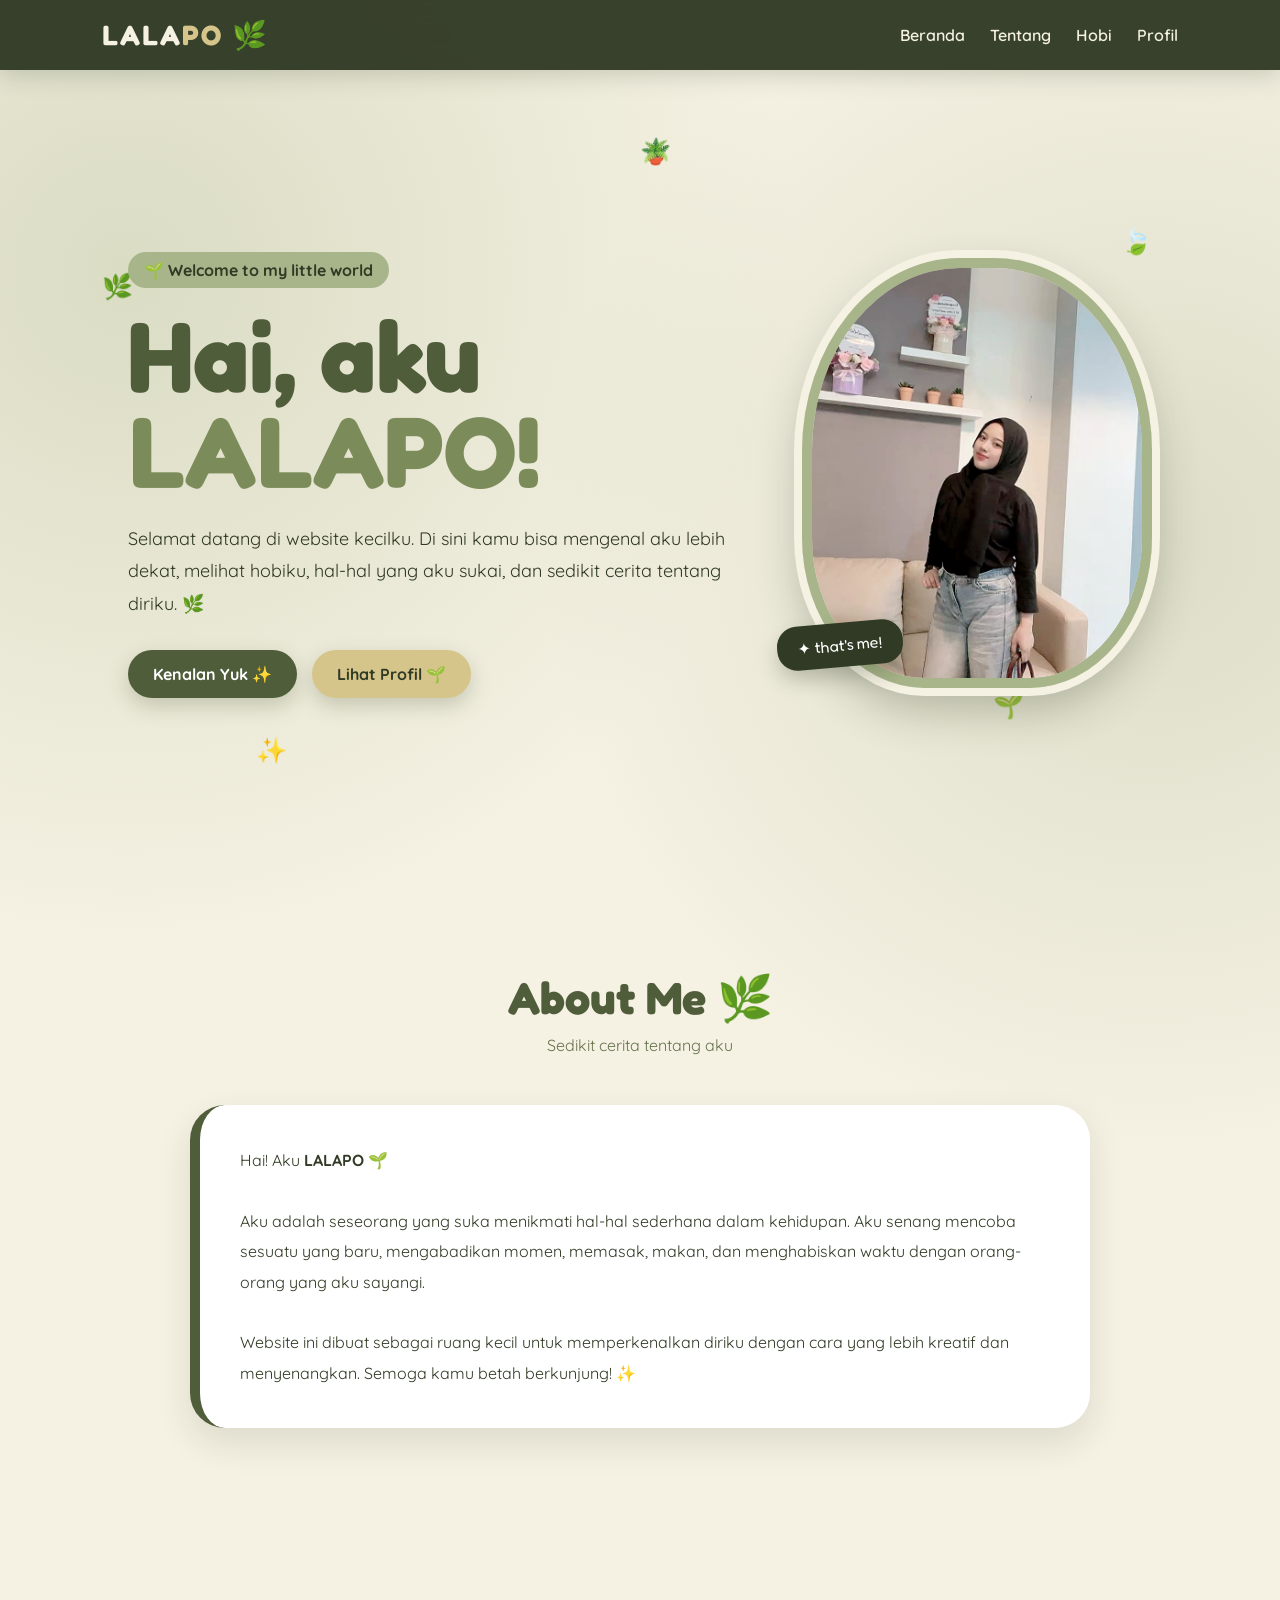
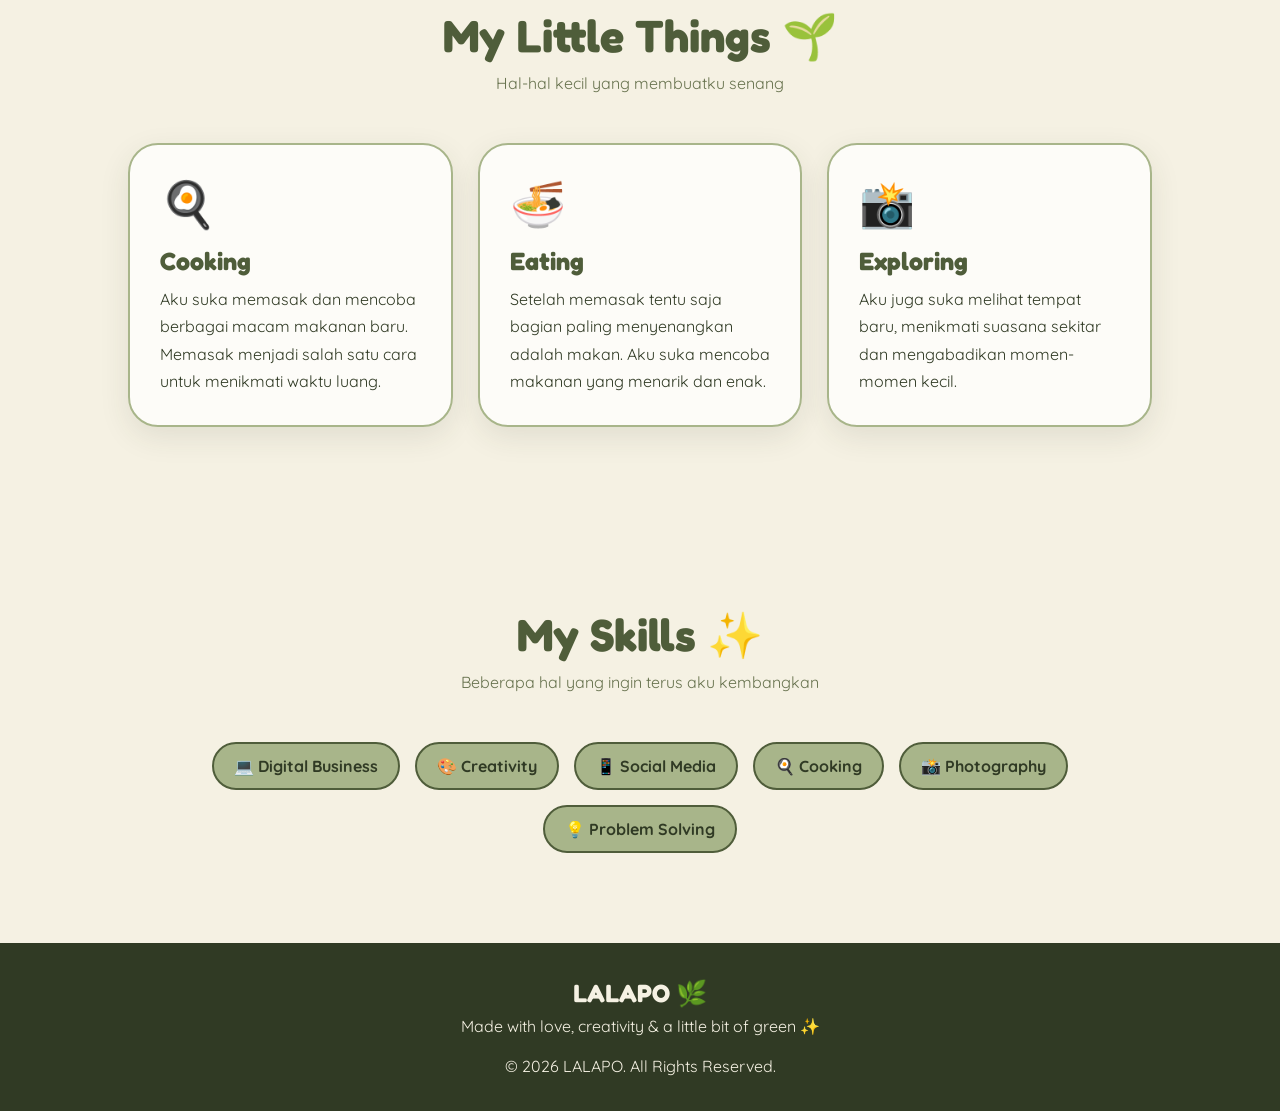
<file: index.html>
<!DOCTYPE html>
<html lang="id">
<head>
    <meta charset="UTF-8">
    <meta name="viewport" content="width=device-width, initial-scale=1.0">

    <title>LALAPO 🌿 | My Little World</title>

    <link rel="preconnect" href="https://fonts.googleapis.com">
    <link rel="preconnect" href="https://fonts.gstatic.com" crossorigin>

    <link href="https://fonts.googleapis.com/css2?family=Fredoka:wght@400;500;600;700&family=Quicksand:wght@400;500;600;700&display=swap" rel="stylesheet">

    <style>

        * {
            margin: 0;
            padding: 0;
            box-sizing: border-box;
        }

        html {
            scroll-behavior: smooth;
        }

        body {
            font-family: 'Quicksand', sans-serif;
            background:
                radial-gradient(circle at 10% 10%, rgba(168,181,138,.35), transparent 25%),
                radial-gradient(circle at 90% 20%, rgba(124,139,90,.20), transparent 25%),
                #F5F1E3;
            color: #303A24;
            overflow-x: hidden;
        }

        /* ================= NAVBAR ================= */

        nav {
            position: sticky;
            top: 0;
            z-index: 1000;

            display: flex;
            justify-content: space-between;
            align-items: center;

            padding: 18px 8%;

            background: rgba(48,58,36,.96);
            backdrop-filter: blur(12px);

            box-shadow: 0 5px 25px rgba(48,58,36,.20);
        }

        .logo {
            font-family: 'Fredoka', sans-serif;
            font-size: 28px;
            font-weight: 700;
            color: #F5F1E3;
            text-decoration: none;
            letter-spacing: 2px;
        }

        .logo span {
            color: #D6C58B;
        }

        nav ul {
            display: flex;
            gap: 25px;
            list-style: none;
        }

        nav ul li a {
            color: #F5F1E3;
            text-decoration: none;
            font-weight: 600;
            transition: .3s;
        }

        nav ul li a:hover {
            color: #D6C58B;
        }

        /* ================= HERO ================= */

        .hero {
            min-height: 90vh;

            display: flex;
            align-items: center;
            justify-content: space-between;

            gap: 50px;
            padding: 80px 10%;

            position: relative;
        }

        .hero-text {
            max-width: 600px;
            animation: slideLeft 1s ease;
        }

        .small-title {
            display: inline-block;

            padding: 8px 16px;
            margin-bottom: 20px;

            background: #A8B58A;
            color: #303A24;

            border-radius: 30px;

            font-weight: 700;
        }

        .hero h1 {
            font-family: 'Fredoka', sans-serif;
            font-size: clamp(55px, 9vw, 100px);
            line-height: .95;

            color: #4F5D3A;

            margin-bottom: 25px;
        }

        .hero h1 span {
            color: #7C8B5A;
        }

        .hero p {
            font-size: 18px;
            line-height: 1.8;
            margin-bottom: 30px;
        }

        .hero-buttons {
            display: flex;
            gap: 15px;
            flex-wrap: wrap;
        }

        .btn {
            display: inline-block;

            padding: 14px 25px;

            border-radius: 30px;

            background: #4F5D3A;
            color: white;

            text-decoration: none;
            font-weight: 700;

            box-shadow: 0 8px 20px rgba(79,93,58,.25);

            transition: .3s;
        }

        .btn:hover {
            transform: translateY(-5px) rotate(-1deg);
            background: #303A24;
        }

        .btn-light {
            background: #D6C58B;
            color: #303A24;
        }

        /* ================= PHOTO ================= */

        .hero-photo {
            position: relative;
            animation: float 4s ease-in-out infinite;
        }

        .hero-photo img {
            width: 350px;
            height: 430px;

            object-fit: cover;

            border-radius: 45% 45% 35% 35%;

            border: 10px solid #A8B58A;

            box-shadow:
                0 0 0 8px #F5F1E3,
                0 20px 45px rgba(48,58,36,.30);
        }

        .photo-label {
            position: absolute;
            bottom: 25px;
            left: -25px;

            background: #303A24;
            color: white;

            padding: 12px 20px;

            border-radius: 20px;

            font-family: 'Fredoka', sans-serif;

            transform: rotate(-5deg);

            box-shadow: 0 10px 20px rgba(48,58,36,.25);
        }

        /* ================= SECTIONS ================= */

        section {
            padding: 90px 10%;
        }

        .section-title {
            text-align: center;
            margin-bottom: 50px;
        }

        .section-title h2 {
            font-family: 'Fredoka', sans-serif;
            font-size: 45px;
            color: #4F5D3A;
        }

        .section-title p {
            margin-top: 10px;
            color: #68734F;
        }

        /* ================= CARDS ================= */

        .cards {
            display: grid;
            grid-template-columns: repeat(3, 1fr);
            gap: 25px;
        }

        .card {
            background: rgba(255,255,255,.75);

            padding: 30px;

            border-radius: 30px;

            border: 2px solid #A8B58A;

            box-shadow: 0 10px 30px rgba(48,58,36,.10);

            transition: .4s;
        }

        .card:hover {
            transform: translateY(-10px) rotate(.5deg);

            border-color: #4F5D3A;

            box-shadow: 0 20px 40px rgba(48,58,36,.18);
        }

        .card-icon {
            font-size: 45px;
            margin-bottom: 15px;
        }

        .card h3 {
            font-family: 'Fredoka', sans-serif;
            color: #4F5D3A;
            font-size: 25px;
            margin-bottom: 10px;
        }

        .card p {
            line-height: 1.7;
        }

        /* ================= SKILLS ================= */

        .skills {
            display: flex;
            justify-content: center;
            flex-wrap: wrap;
            gap: 15px;
        }

        .skill {
            background: #A8B58A;
            color: #303A24;

            padding: 12px 20px;

            border-radius: 30px;

            border: 2px solid #4F5D3A;

            font-weight: 700;

            transition: .3s;
        }

        .skill:hover {
            transform: scale(1.1) rotate(-3deg);

            background: #4F5D3A;
            color: white;
        }

        /* ================= ABOUT ================= */

        .about-box {
            max-width: 900px;
            margin: auto;

            background: white;

            padding: 40px;

            border-radius: 35px;

            border-left: 10px solid #4F5D3A;

            box-shadow: 0 15px 35px rgba(48,58,36,.12);

            line-height: 1.9;
        }

        /* ================= FOOTER ================= */

        footer {
            text-align: center;

            padding: 35px 20px;

            background: #303A24;
            color: #F5F1E3;
        }

        footer h3 {
            font-family: 'Fredoka', sans-serif;
            font-size: 25px;
            margin-bottom: 8px;
        }

        /* ================= FLOATING ================= */

        .floating span {
            position: fixed;

            font-size: 25px;

            pointer-events: none;

            z-index: -1;

            animation: floating 7s ease-in-out infinite;
        }

        .floating span:nth-child(1) {
            left: 8%;
            top: 30%;
        }

        .floating span:nth-child(2) {
            right: 10%;
            top: 25%;
            animation-delay: 1s;
        }

        .floating span:nth-child(3) {
            left: 20%;
            bottom: 15%;
            animation-delay: 2s;
        }

        .floating span:nth-child(4) {
            right: 20%;
            bottom: 20%;
            animation-delay: 3s;
        }

        .floating span:nth-child(5) {
            left: 50%;
            top: 15%;
            animation-delay: 4s;
        }

        @keyframes floating {

            0%,100% {
                transform: translateY(0) rotate(0);
                opacity: .4;
            }

            50% {
                transform: translateY(-30px) rotate(15deg);
                opacity: 1;
            }

        }

        @keyframes float {

            0%,100% {
                transform: translateY(0);
            }

            50% {
                transform: translateY(-15px);
            }

        }

        @keyframes slideLeft {

            from {
                opacity: 0;
                transform: translateX(-50px);
            }

            to {
                opacity: 1;
                transform: translateX(0);
            }

        }

        /* ================= RESPONSIVE ================= */

        @media(max-width: 850px) {

            nav {
                flex-direction: column;
                gap: 15px;
            }

            nav ul {
                flex-wrap: wrap;
                justify-content: center;
            }

            .hero {
                flex-direction: column;
                text-align: center;
                padding-top: 60px;
            }

            .hero-buttons {
                justify-content: center;
            }

            .hero-photo img {
                width: 280px;
                height: 350px;
            }

            .cards {
                grid-template-columns: 1fr;
            }

        }

    </style>
</head>

<body>

    <div class="floating">
        <span>🌿</span>
        <span>🍃</span>
        <span>✨</span>
        <span>🌱</span>
        <span>🪴</span>
    </div>

    <nav>

        <a href="index.html" class="logo">
            LALA<span>PO</span> 🌿
        </a>

        <ul>
            <li><a href="index.html">Beranda</a></li>
            <li><a href="detail.html">Tentang</a></li>
            <li><a href="detail2.html">Hobi</a></li>
            <li><a href="profil.html">Profil</a></li>
        </ul>

    </nav>

    <section class="hero">

        <div class="hero-text">

            <span class="small-title">
                🌱 Welcome to my little world
            </span>

            <h1>
                Hai, aku<br>
                <span>LALAPO!</span>
            </h1>

            <p>
                Selamat datang di website kecilku.
                Di sini kamu bisa mengenal aku lebih dekat,
                melihat hobiku, hal-hal yang aku sukai,
                dan sedikit cerita tentang diriku. 🌿
            </p>

            <div class="hero-buttons">

                <a href="detail.html" class="btn">
                    Kenalan Yuk ✨
                </a>

                <a href="profil.html" class="btn btn-light">
                    Lihat Profil 🌱
                </a>

            </div>

        </div>

        <div class="hero-photo">

            <img src="lala1.jpg" alt="Foto LALAPO">

            <div class="photo-label">
                ✦ that's me!
            </div>

        </div>

    </section>


    <section>

        <div class="section-title">

            <h2>About Me 🌿</h2>

            <p>
                Sedikit cerita tentang aku
            </p>

        </div>

        <div class="about-box">

            <p>
                Hai! Aku <b>LALAPO</b> 🌱
            </p>

            <br>

            <p>
                Aku adalah seseorang yang suka menikmati
                hal-hal sederhana dalam kehidupan.
                Aku senang mencoba sesuatu yang baru,
                mengabadikan momen, memasak, makan,
                dan menghabiskan waktu dengan orang-orang
                yang aku sayangi.
            </p>

            <br>

            <p>
                Website ini dibuat sebagai ruang kecil
                untuk memperkenalkan diriku dengan cara
                yang lebih kreatif dan menyenangkan.
                Semoga kamu betah berkunjung! ✨
            </p>

        </div>

    </section>


    <section>

        <div class="section-title">

            <h2>My Little Things 🌱</h2>

            <p>
                Hal-hal kecil yang membuatku senang
            </p>

        </div>

        <div class="cards">

            <div class="card">

                <div class="card-icon">
                    🍳
                </div>

                <h3>Cooking</h3>

                <p>
                    Aku suka memasak dan mencoba
                    berbagai macam makanan baru.
                    Memasak menjadi salah satu cara
                    untuk menikmati waktu luang.
                </p>

            </div>


            <div class="card">

                <div class="card-icon">
                    🍜
                </div>

                <h3>Eating</h3>

                <p>
                    Setelah memasak tentu saja
                    bagian paling menyenangkan adalah
                    makan. Aku suka mencoba makanan
                    yang menarik dan enak.
                </p>

            </div>


            <div class="card">

                <div class="card-icon">
                    📸
                </div>

                <h3>Exploring</h3>

                <p>
                    Aku juga suka melihat tempat baru,
                    menikmati suasana sekitar dan
                    mengabadikan momen-momen kecil.
                </p>

            </div>

        </div>

    </section>


    <section>

        <div class="section-title">

            <h2>My Skills ✨</h2>

            <p>
                Beberapa hal yang ingin terus aku kembangkan
            </p>

        </div>

        <div class="skills">

            <span class="skill">💻 Digital Business</span>

            <span class="skill">🎨 Creativity</span>

            <span class="skill">📱 Social Media</span>

            <span class="skill">🍳 Cooking</span>

            <span class="skill">📸 Photography</span>

            <span class="skill">💡 Problem Solving</span>

        </div>

    </section>


    <footer>

        <h3>LALAPO 🌿</h3>

        <p>
            Made with love, creativity & a little bit of green ✨
        </p>

        <br>

        <p>
            © 2026 LALAPO. All Rights Reserved.
        </p>

    </footer>

</body>
</html>
</file>
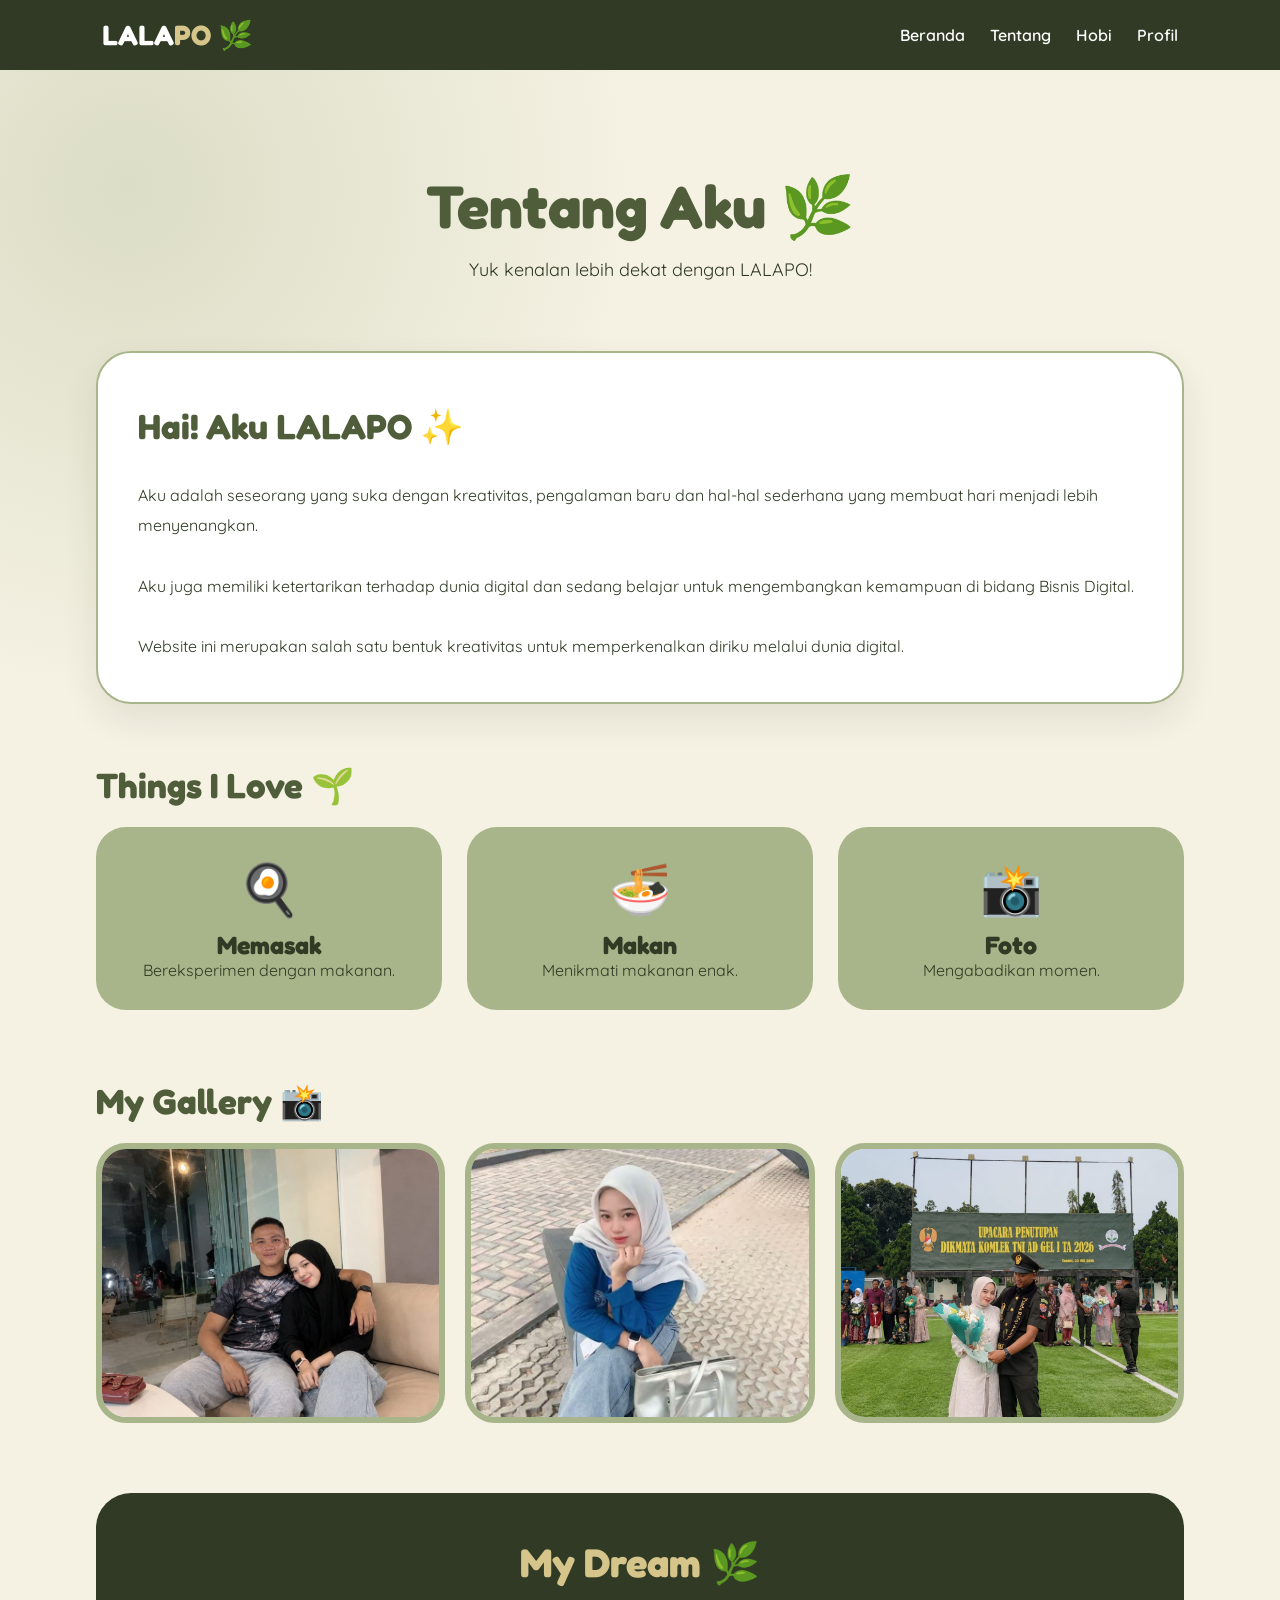
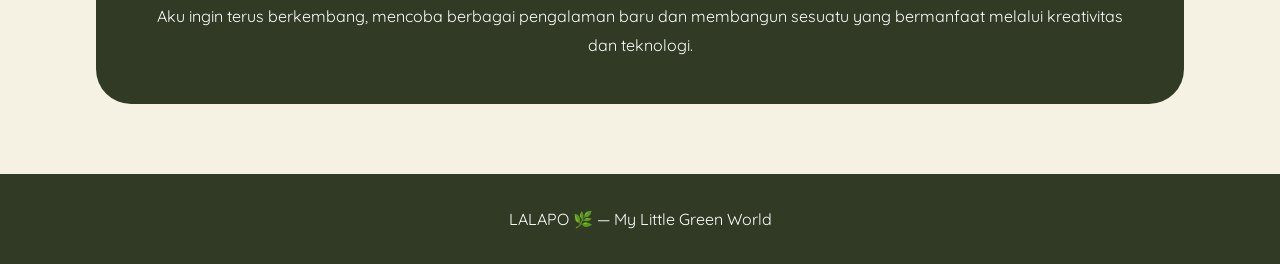
<file: detail.html>
<!DOCTYPE html>
<html lang="id">

<head>

    <meta charset="UTF-8">

    <meta name="viewport" content="width=device-width, initial-scale=1.0">

    <title>LALAPO 🌿 | Tentang Aku</title>

    <link rel="preconnect" href="https://fonts.googleapis.com">

    <link rel="preconnect" href="https://fonts.gstatic.com" crossorigin>

    <link href="https://fonts.googleapis.com/css2?family=Fredoka:wght@400;500;600;700&family=Quicksand:wght@400;500;600;700&display=swap" rel="stylesheet">

    <style>

        * {
            margin: 0;
            padding: 0;
            box-sizing: border-box;
        }

        body {
            font-family: 'Quicksand', sans-serif;

            background:
                radial-gradient(circle at 10% 10%, #A8B58A55, transparent 25%),
                #F5F1E3;

            color: #303A24;
        }

        nav {
            background: #303A24;

            padding: 18px 8%;

            display: flex;
            justify-content: space-between;
            align-items: center;

            position: sticky;
            top: 0;
            z-index: 100;
        }

        .logo {
            color: white;
            text-decoration: none;

            font-family: 'Fredoka';

            font-size: 28px;
            font-weight: 700;
        }

        .logo span {
            color: #D6C58B;
        }

        nav ul {
            display: flex;
            gap: 25px;
            list-style: none;
        }

        nav a {
            color: white;
            text-decoration: none;
            font-weight: 600;
        }

        nav a:hover {
            color: #D6C58B;
        }

        header {
            text-align: center;
            padding: 100px 20px 70px;
        }

        header h1 {
            font-family: 'Fredoka';
            font-size: 60px;
            color: #4F5D3A;
        }

        header p {
            margin-top: 15px;
            font-size: 18px;
        }

        .container {
            width: 85%;
            max-width: 1100px;
            margin: auto;
        }

        .about {
            background: white;

            padding: 40px;

            border-radius: 35px;

            border: 2px solid #A8B58A;

            box-shadow: 0 15px 35px #303A2418;

            line-height: 1.9;

            margin-bottom: 60px;
        }

        .about h2,
        .gallery-title,
        .dream-title {
            font-family: 'Fredoka';
            color: #4F5D3A;
            font-size: 35px;
            margin-bottom: 20px;
        }

        .favorites {
            display: grid;

            grid-template-columns: repeat(3,1fr);

            gap: 25px;

            margin-bottom: 70px;
        }

        .favorite {
            background: #A8B58A;

            padding: 30px;

            border-radius: 30px;

            text-align: center;

            transition: .4s;
        }

        .favorite:hover {
            transform: translateY(-10px) rotate(1deg);
            background: #7C8B5A;
            color: white;
        }

        .favorite .emoji {
            font-size: 50px;
            margin-bottom: 10px;
        }

        .favorite h3 {
            font-family: 'Fredoka';
            font-size: 25px;
        }

        .gallery {
            display: grid;

            grid-template-columns: repeat(3,1fr);

            gap: 20px;

            margin-bottom: 70px;
        }

        .gallery img {
            width: 100%;
            height: 280px;

            object-fit: cover;

            border-radius: 30px;

            border: 6px solid #A8B58A;

            transition: .4s;
        }

        .gallery img:hover {
            transform: scale(1.04) rotate(-2deg);

            border-color: #4F5D3A;
        }

        .dream {
            background: #303A24;

            color: white;

            padding: 45px;

            border-radius: 35px;

            margin-bottom: 70px;

            text-align: center;
        }

        .dream h2 {
            font-family: 'Fredoka';
            color: #D6C58B;
            font-size: 40px;
            margin-bottom: 15px;
        }

        .dream p {
            line-height: 1.8;
        }

        footer {
            background: #303A24;

            color: white;

            text-align: center;

            padding: 35px;
        }

        @media(max-width:800px) {

            nav {
                flex-direction: column;
                gap: 15px;
            }

            nav ul {
                flex-wrap: wrap;
                justify-content: center;
            }

            .favorites,
            .gallery {
                grid-template-columns: 1fr;
            }

            header h1 {
                font-size: 45px;
            }

        }

    </style>

</head>

<body>

    <nav>

        <a href="index.html" class="logo">
            LALA<span>PO</span> 🌿
        </a>

        <ul>

            <li>
                <a href="index.html">Beranda</a>
            </li>

            <li>
                <a href="detail.html">Tentang</a>
            </li>

            <li>
                <a href="detail2.html">Hobi</a>
            </li>

            <li>
                <a href="profil.html">Profil</a>
            </li>

        </ul>

    </nav>


    <header>

        <h1>Tentang Aku 🌿</h1>

        <p>
            Yuk kenalan lebih dekat dengan LALAPO!
        </p>

    </header>


    <main class="container">

        <div class="about">

            <h2>Hai! Aku LALAPO ✨</h2>

            <p>
                Aku adalah seseorang yang suka dengan
                kreativitas, pengalaman baru dan hal-hal
                sederhana yang membuat hari menjadi lebih
                menyenangkan.
            </p>

            <br>

            <p>
                Aku juga memiliki ketertarikan terhadap
                dunia digital dan sedang belajar untuk
                mengembangkan kemampuan di bidang
                Bisnis Digital.
            </p>

            <br>

            <p>
                Website ini merupakan salah satu bentuk
                kreativitas untuk memperkenalkan diriku
                melalui dunia digital.
            </p>

        </div>


        <h2 class="gallery-title">
            Things I Love 🌱
        </h2>

        <div class="favorites">

            <div class="favorite">

                <div class="emoji">🍳</div>

                <h3>Memasak</h3>

                <p>
                    Bereksperimen dengan makanan.
                </p>

            </div>


            <div class="favorite">

                <div class="emoji">🍜</div>

                <h3>Makan</h3>

                <p>
                    Menikmati makanan enak.
                </p>

            </div>


            <div class="favorite">

                <div class="emoji">📸</div>

                <h3>Foto</h3>

                <p>
                    Mengabadikan momen.
                </p>

            </div>

        </div>


        <h2 class="gallery-title">
            My Gallery 📸
        </h2>

        <div class="gallery">

            <img src="lala3.jpg" alt="Gallery">

            <img src="lala2.jpg" alt="Gallery">

            <img src="lala4.jpg" alt="Gallery">

        </div>


        <div class="dream">

            <h2>My Dream 🌿</h2>

            <p>
                Aku ingin terus berkembang, mencoba
                berbagai pengalaman baru dan membangun
                sesuatu yang bermanfaat melalui kreativitas
                dan teknologi.
            </p>

        </div>

    </main>


    <footer>

        <p>
            LALAPO 🌿 — My Little Green World
        </p>

    </footer>

</body>

</html>
</file>
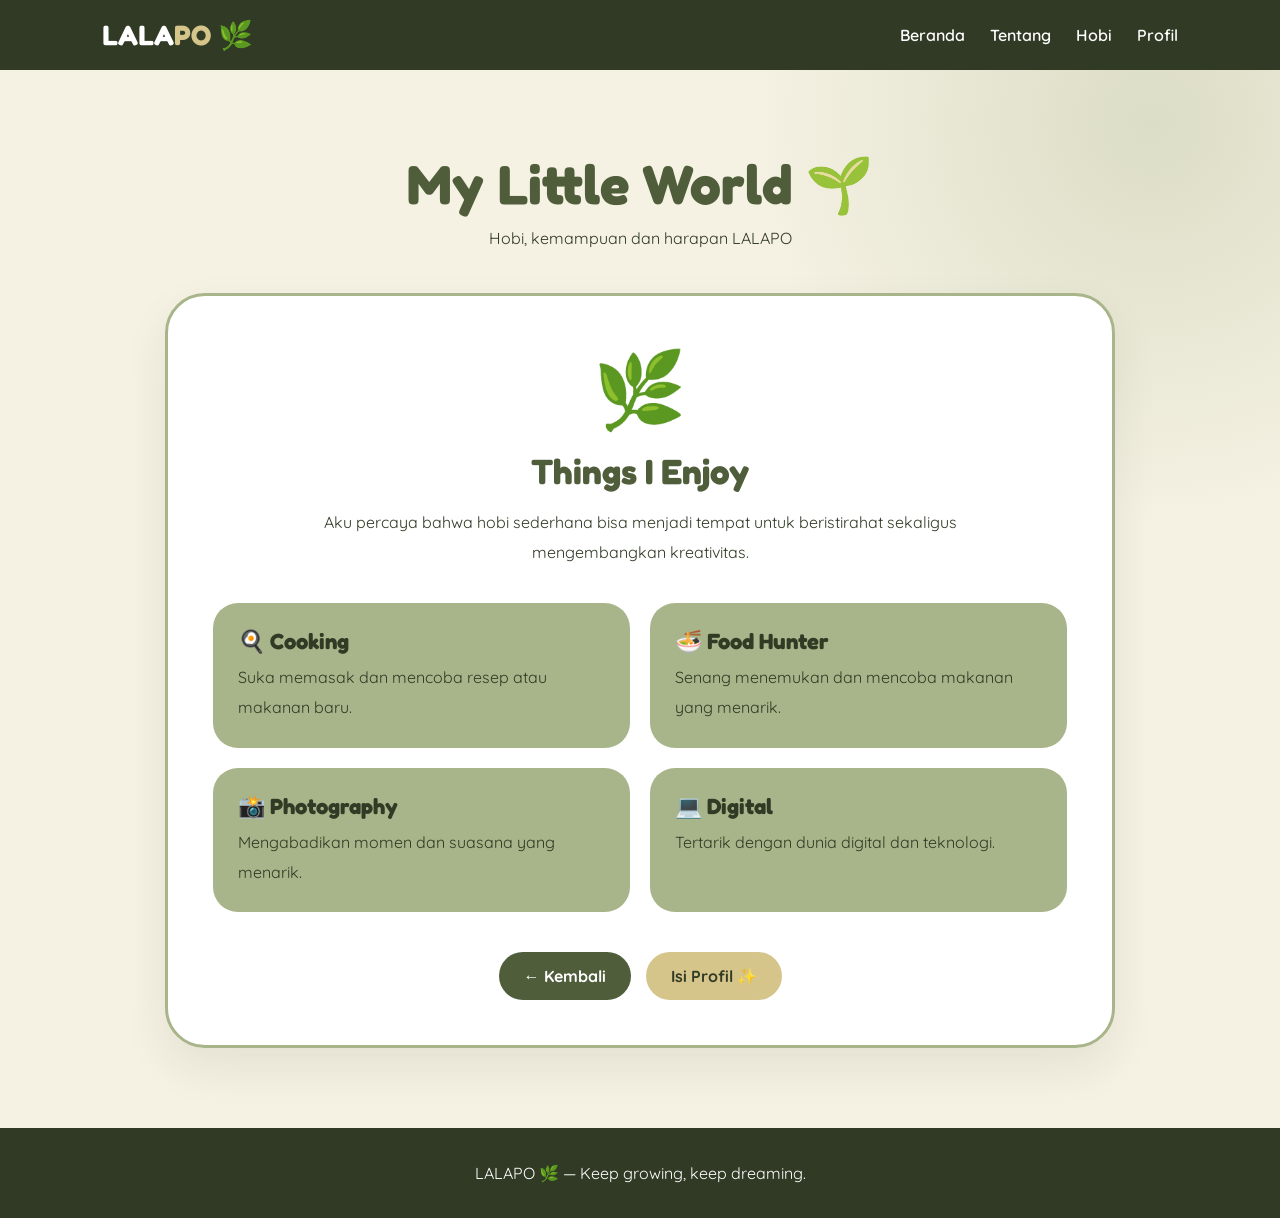
<file: detail2.html>
<!DOCTYPE html>
<html lang="id">

<head>

    <meta charset="UTF-8">

    <meta name="viewport" content="width=device-width, initial-scale=1.0">

    <title>LALAPO 🌿 | Hobi & Harapan</title>

    <link href="https://fonts.googleapis.com/css2?family=Fredoka:wght@400;500;600;700&family=Quicksand:wght@400;500;600;700&display=swap" rel="stylesheet">

    <style>

        * {
            margin: 0;
            padding: 0;
            box-sizing: border-box;
        }

        body {
            font-family: 'Quicksand', sans-serif;

            background:
                radial-gradient(circle at 90% 10%, #A8B58A55, transparent 25%),
                #F5F1E3;

            color: #303A24;

            min-height: 100vh;
        }

        nav {
            background: #303A24;

            padding: 18px 8%;

            display: flex;
            justify-content: space-between;
            align-items: center;
        }

        .logo {
            color: white;
            text-decoration: none;

            font-family: 'Fredoka';

            font-size: 28px;
            font-weight: 700;
        }

        .logo span {
            color: #D6C58B;
        }

        nav ul {
            display: flex;
            gap: 25px;
            list-style: none;
        }

        nav a {
            color: white;
            text-decoration: none;
            font-weight: 600;
        }

        nav a:hover {
            color: #D6C58B;
        }

        .page {
            width: 85%;
            max-width: 950px;

            margin: 80px auto;
        }

        .title {
            text-align: center;
            margin-bottom: 45px;
        }

        .title h1 {
            font-family: 'Fredoka';

            font-size: 55px;

            color: #4F5D3A;
        }

        .title p {
            margin-top: 10px;
        }

        .main-card {
            background: white;

            padding: 45px;

            border-radius: 40px;

            border: 3px solid #A8B58A;

            box-shadow: 0 20px 45px #303A2415;

            text-align: center;
        }

        .icon {
            font-size: 75px;

            animation: bounce 2s infinite;
        }

        .main-card h2 {
            font-family: 'Fredoka';

            font-size: 35px;

            color: #4F5D3A;

            margin: 15px 0;
        }

        .main-card p {
            line-height: 1.9;

            max-width: 700px;

            margin: auto;
        }

        .list {
            display: grid;

            grid-template-columns: repeat(2,1fr);

            gap: 20px;

            margin-top: 35px;
        }

        .list-item {
            padding: 25px;

            background: #A8B58A;

            border-radius: 25px;

            text-align: left;

            transition: .3s;
        }

        .list-item:hover {
            transform: translateY(-7px);

            background: #7C8B5A;

            color: white;
        }

        .list-item h3 {
            font-family: 'Fredoka';

            font-size: 22px;

            margin-bottom: 8px;
        }

        .buttons {
            display: flex;

            justify-content: center;

            gap: 15px;

            margin-top: 40px;

            flex-wrap: wrap;
        }

        .btn {
            text-decoration: none;

            padding: 14px 25px;

            border-radius: 30px;

            background: #4F5D3A;

            color: white;

            font-weight: 700;

            transition: .3s;
        }

        .btn:hover {
            background: #303A24;

            transform: translateY(-4px);
        }

        .btn.gold {
            background: #D6C58B;

            color: #303A24;
        }

        footer {
            margin-top: 80px;

            background: #303A24;

            color: white;

            text-align: center;

            padding: 35px;
        }

        @keyframes bounce {

            0%,100% {
                transform: translateY(0);
            }

            50% {
                transform: translateY(-15px);
            }

        }

        @media(max-width:700px) {

            nav {
                flex-direction: column;
                gap: 15px;
            }

            nav ul {
                flex-wrap: wrap;
                justify-content: center;
            }

            .list {
                grid-template-columns: 1fr;
            }

            .title h1 {
                font-size: 42px;
            }

        }

    </style>

</head>

<body>

    <nav>

        <a href="index.html" class="logo">
            LALA<span>PO</span> 🌿
        </a>

        <ul>

            <li>
                <a href="index.html">Beranda</a>
            </li>

            <li>
                <a href="detail.html">Tentang</a>
            </li>

            <li>
                <a href="detail2.html">Hobi</a>
            </li>

            <li>
                <a href="profil.html">Profil</a>
            </li>

        </ul>

    </nav>


    <main class="page">

        <div class="title">

            <h1>My Little World 🌱</h1>

            <p>
                Hobi, kemampuan dan harapan LALAPO
            </p>

        </div>


        <div class="main-card">

            <div class="icon">
                🌿
            </div>

            <h2>
                Things I Enjoy
            </h2>

            <p>
                Aku percaya bahwa hobi sederhana bisa
                menjadi tempat untuk beristirahat sekaligus
                mengembangkan kreativitas.
            </p>


            <div class="list">

                <div class="list-item">

                    <h3>🍳 Cooking</h3>

                    <p>
                        Suka memasak dan mencoba
                        resep atau makanan baru.
                    </p>

                </div>


                <div class="list-item">

                    <h3>🍜 Food Hunter</h3>

                    <p>
                        Senang menemukan dan mencoba
                        makanan yang menarik.
                    </p>

                </div>


                <div class="list-item">

                    <h3>📸 Photography</h3>

                    <p>
                        Mengabadikan momen dan
                        suasana yang menarik.
                    </p>

                </div>


                <div class="list-item">

                    <h3>💻 Digital</h3>

                    <p>
                        Tertarik dengan dunia digital
                        dan teknologi.
                    </p>

                </div>

            </div>


            <div class="buttons">

                <a href="detail.html" class="btn">
                    ← Kembali
                </a>

                <a href="profil.html" class="btn gold">
                    Isi Profil ✨
                </a>

            </div>

        </div>

    </main>


    <footer>

        <p>
            LALAPO 🌿 — Keep growing, keep dreaming.
        </p>

    </footer>

</body>

</html>
</file>
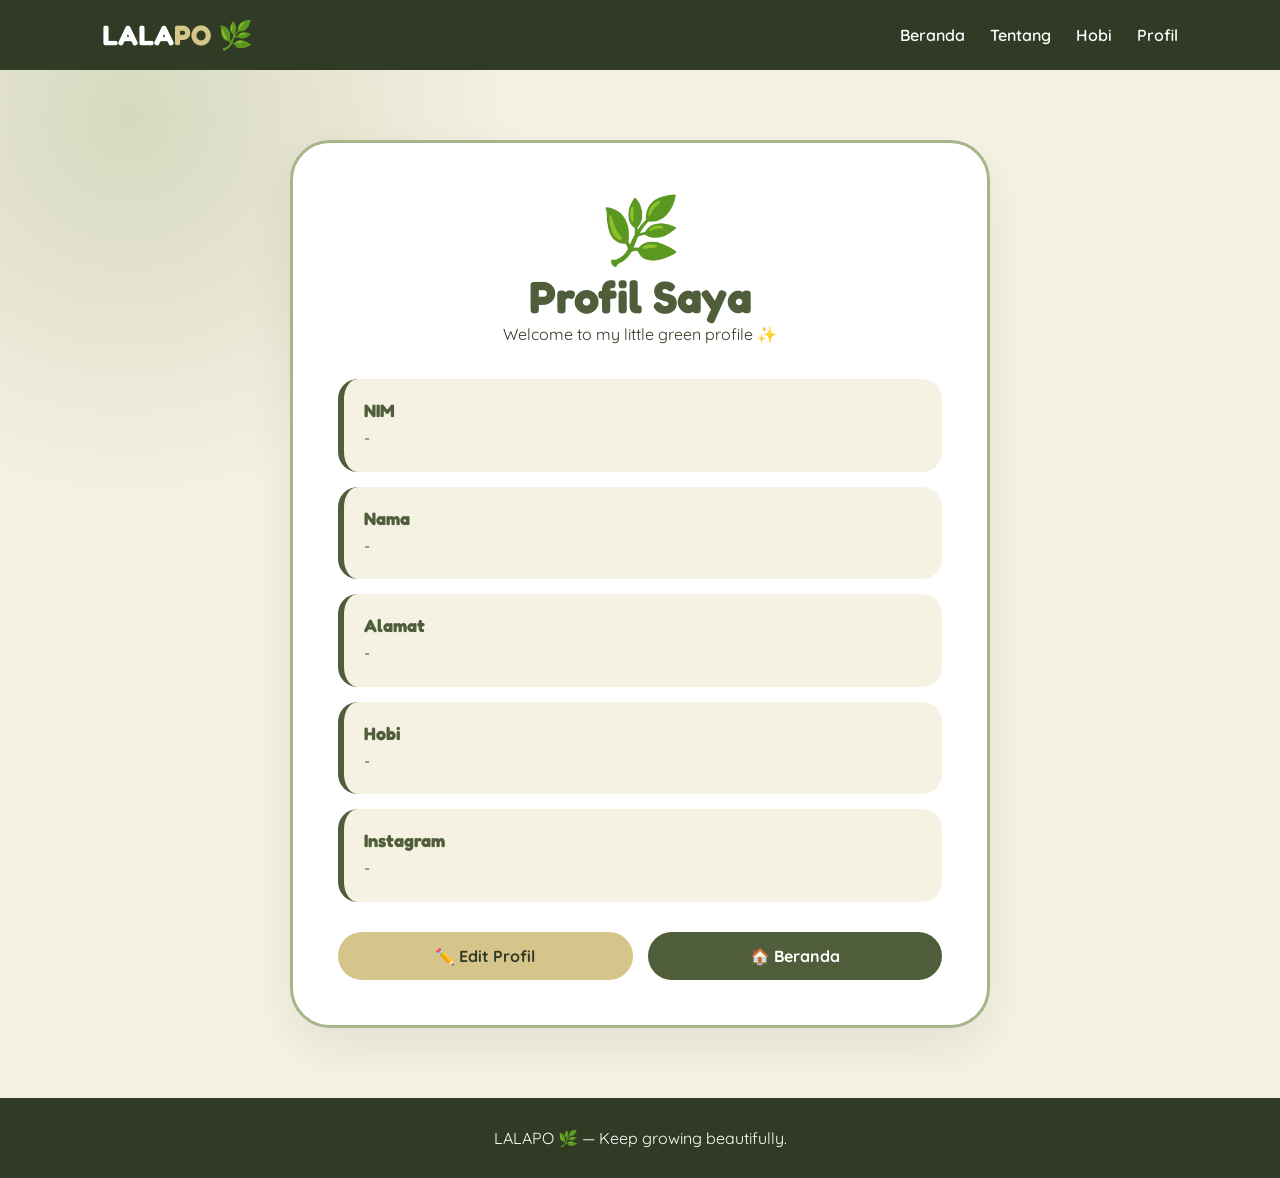
<file: profil-tampil.html>
<!DOCTYPE html>
<html lang="id">

<head>

    <meta charset="UTF-8">

    <meta name="viewport" content="width=device-width, initial-scale=1.0">

    <title>LALAPO 🌿 | Profil Saya</title>

    <link href="https://fonts.googleapis.com/css2?family=Fredoka:wght@400;500;600;700&family=Quicksand:wght@400;500;600;700&display=swap" rel="stylesheet">

    <style>

        * {
            margin: 0;
            padding: 0;
            box-sizing: border-box;
        }

        body {

            font-family: 'Quicksand', sans-serif;

            min-height: 100vh;

            background:
                radial-gradient(circle at 10% 10%, #A8B58A66, transparent 25%),
                #F5F1E3;

            color: #303A24;

        }

        nav {

            background: #303A24;

            padding: 18px 8%;

            display: flex;

            justify-content: space-between;

            align-items: center;

        }

        .logo {

            font-family: 'Fredoka';

            font-size: 28px;

            font-weight: 700;

            color: white;

            text-decoration: none;

        }

        .logo span {

            color: #D6C58B;

        }

        nav ul {

            display: flex;

            gap: 25px;

            list-style: none;

        }

        nav a {

            color: white;

            text-decoration: none;

            font-weight: 600;

        }

        nav a:hover {

            color: #D6C58B;

        }

        .container {

            width: 90%;

            max-width: 700px;

            margin: 70px auto;

        }

        .profile-card {

            background: white;

            padding: 45px;

            border-radius: 40px;

            border: 3px solid #A8B58A;

            box-shadow: 0 20px 45px #303A2415;

        }

        .title {

            text-align: center;

            margin-bottom: 35px;

        }

        .title .icon {

            font-size: 65px;

            animation: float 3s ease-in-out infinite;

        }

        h1 {

            font-family: 'Fredoka';

            font-size: 45px;

            color: #4F5D3A;

        }

        .profile-item {

            padding: 20px;

            margin-bottom: 15px;

            background: #F5F1E3;

            border-radius: 20px;

            border-left: 6px solid #4F5D3A;

        }

        .profile-item strong {

            display: block;

            color: #4F5D3A;

            font-family: 'Fredoka';

            font-size: 18px;

            margin-bottom: 5px;

        }

        .profile-item span {

            line-height: 1.6;

        }

        .buttons {

            display: flex;

            gap: 15px;

            margin-top: 30px;

        }

        .btn {

            flex: 1;

            text-align: center;

            text-decoration: none;

            padding: 14px;

            border-radius: 25px;

            background: #4F5D3A;

            color: white;

            font-weight: 700;

            transition: .3s;

        }

        .btn:hover {

            background: #303A24;

            transform: translateY(-4px);

        }

        .btn.gold {

            background: #D6C58B;

            color: #303A24;

        }

        footer {

            margin-top: 70px;

            padding: 30px;

            text-align: center;

            background: #303A24;

            color: white;

        }

        @keyframes float {

            0%,100% {
                transform: translateY(0);
            }

            50% {
                transform: translateY(-12px);
            }

        }

        @media(max-width:650px) {

            nav {

                flex-direction: column;

                gap: 15px;

            }

            nav ul {

                flex-wrap: wrap;

                justify-content: center;

            }

            .profile-card {

                padding: 25px;

            }

            .buttons {

                flex-direction: column;

            }

        }

    </style>

</head>

<body>

    <nav>

        <a href="index.html" class="logo">
            LALA<span>PO</span> 🌿
        </a>

        <ul>

            <li>
                <a href="index.html">Beranda</a>
            </li>

            <li>
                <a href="detail.html">Tentang</a>
            </li>

            <li>
                <a href="detail2.html">Hobi</a>
            </li>

            <li>
                <a href="profil.html">Profil</a>
            </li>

        </ul>

    </nav>


    <div class="container">

        <div class="profile-card">

            <div class="title">

                <div class="icon">
                    🌿
                </div>

                <h1>Profil Saya</h1>

                <p>
                    Welcome to my little green profile ✨
                </p>

            </div>


            <div class="profile-item">

                <strong>NIM</strong>

                <span id="showNim">
                    -
                </span>

            </div>


            <div class="profile-item">

                <strong>Nama</strong>

                <span id="showNama">
                    -
                </span>

            </div>


            <div class="profile-item">

                <strong>Alamat</strong>

                <span id="showAlamat">
                    -
                </span>

            </div>


            <div class="profile-item">

                <strong>Hobi</strong>

                <span id="showHobi">
                    -
                </span>

            </div>


            <div class="profile-item">

                <strong>Instagram</strong>

                <span id="showInstagram">
                    -
                </span>

            </div>


            <div class="buttons">

                <a href="profil.html" class="btn gold">
                    ✏️ Edit Profil
                </a>

                <a href="index.html" class="btn">
                    🏠 Beranda
                </a>

            </div>

        </div>

    </div>


    <footer>

        <p>
            LALAPO 🌿 — Keep growing beautifully.
        </p>

    </footer>


    <script>

        const data =
            JSON.parse(
                localStorage.getItem("dataProfil")
            );

        if (data) {

            document.getElementById("showNim")
                .textContent = data.nim;

            document.getElementById("showNama")
                .textContent = data.nama;

            document.getElementById("showAlamat")
                .textContent = data.alamat;

            document.getElementById("showHobi")
                .textContent = data.hobi;

            document.getElementById("showInstagram")
                .textContent = data.instagram;

        }

    </script>

</body>

</html>
</file>
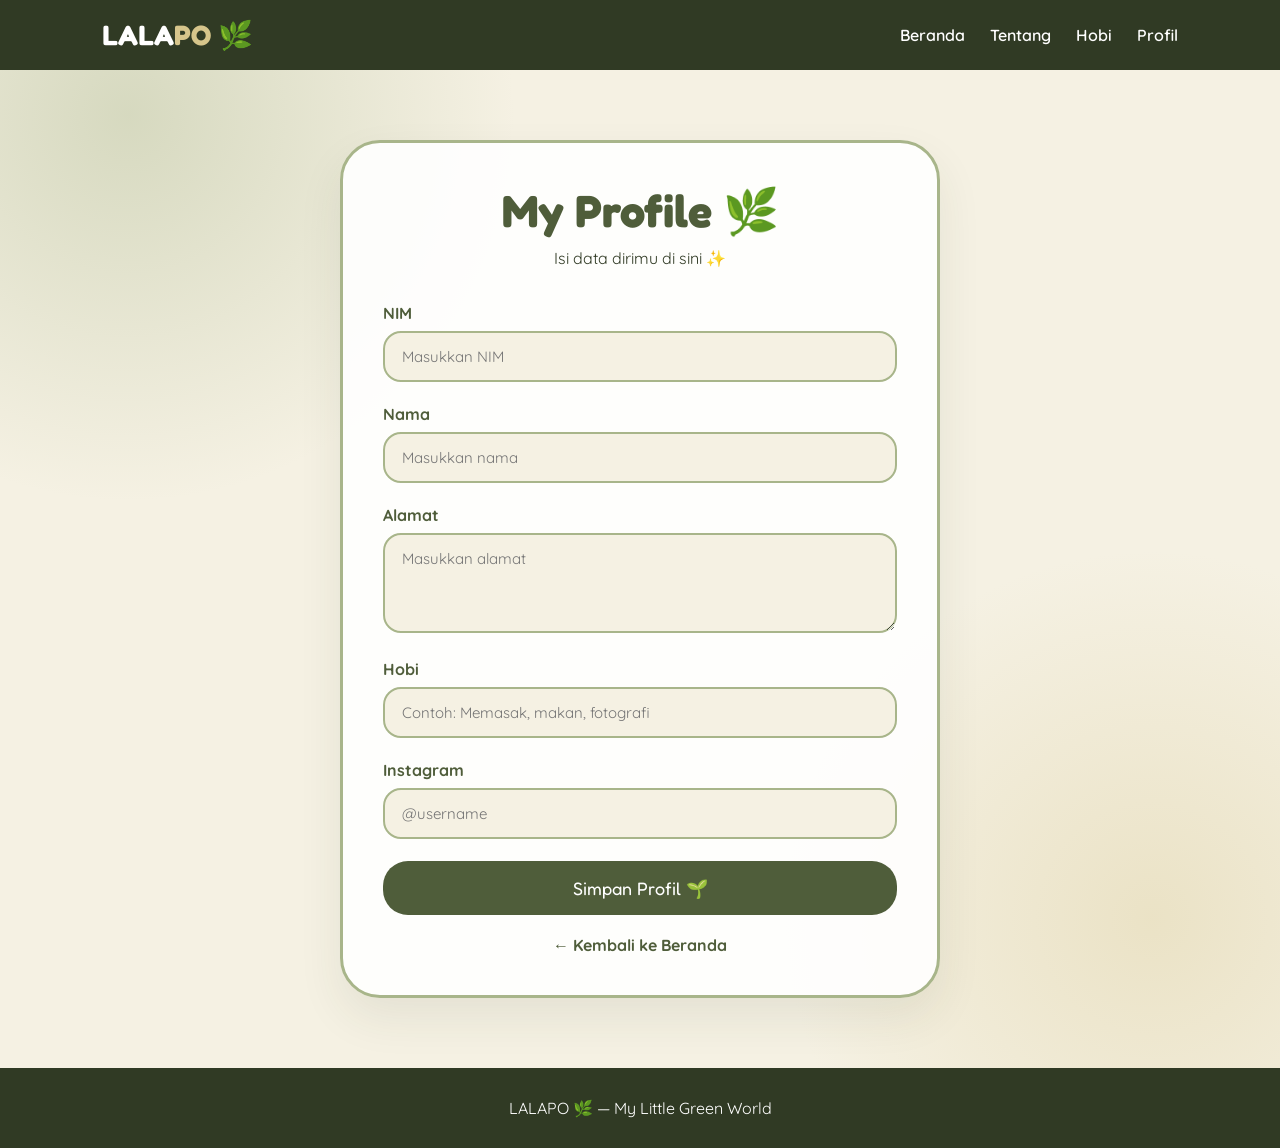
<file: profil.html>
<!DOCTYPE html>
<html lang="id">

<head>

    <meta charset="UTF-8">

    <meta name="viewport" content="width=device-width, initial-scale=1.0">

    <title>LALAPO 🌿 | Profil</title>

    <link href="https://fonts.googleapis.com/css2?family=Fredoka:wght@400;500;600;700&family=Quicksand:wght@400;500;600;700&display=swap" rel="stylesheet">

    <style>

        * {
            margin: 0;
            padding: 0;
            box-sizing: border-box;
        }

        body {

            font-family: 'Quicksand', sans-serif;

            min-height: 100vh;

            background:
                radial-gradient(circle at 10% 10%, #A8B58A66, transparent 25%),
                radial-gradient(circle at 90% 80%, #D6C58B55, transparent 25%),
                #F5F1E3;

            color: #303A24;

        }

        nav {

            background: #303A24;

            padding: 18px 8%;

            display: flex;

            justify-content: space-between;

            align-items: center;

        }

        .logo {

            font-family: 'Fredoka';

            font-size: 28px;

            font-weight: 700;

            color: white;

            text-decoration: none;

        }

        .logo span {

            color: #D6C58B;

        }

        nav ul {

            display: flex;

            gap: 25px;

            list-style: none;

        }

        nav a {

            color: white;

            text-decoration: none;

            font-weight: 600;

        }

        nav a:hover {

            color: #D6C58B;

        }

        .container {

            width: 90%;

            max-width: 600px;

            margin: 70px auto;

        }

        .form-card {

            background: rgba(255,255,255,.9);

            padding: 40px;

            border-radius: 40px;

            border: 3px solid #A8B58A;

            box-shadow: 0 20px 45px #303A2415;

        }

        h1 {

            text-align: center;

            font-family: 'Fredoka';

            font-size: 45px;

            color: #4F5D3A;

            margin-bottom: 10px;

        }

        .subtitle {

            text-align: center;

            margin-bottom: 35px;

        }

        label {

            display: block;

            margin-bottom: 8px;

            font-weight: 700;

            color: #4F5D3A;

        }

        input,
        textarea {

            width: 100%;

            padding: 14px 17px;

            margin-bottom: 22px;

            border-radius: 18px;

            border: 2px solid #A8B58A;

            outline: none;

            font-family: 'Quicksand';

            font-size: 15px;

            background: #F5F1E3;

            color: #303A24;

            transition: .3s;

        }

        input:focus,
        textarea:focus {

            border-color: #4F5D3A;

            box-shadow: 0 0 0 4px #A8B58A55;

        }

        textarea {

            resize: vertical;

            min-height: 100px;

        }

        button {

            width: 100%;

            border: none;

            padding: 16px;

            border-radius: 25px;

            background: #4F5D3A;

            color: white;

            font-family: 'Fredoka';

            font-size: 18px;

            cursor: pointer;

            transition: .3s;

        }

        button:hover {

            background: #303A24;

            transform: translateY(-4px);

        }

        .back {

            display: block;

            text-align: center;

            margin-top: 20px;

            color: #4F5D3A;

            text-decoration: none;

            font-weight: 700;

        }

        footer {

            margin-top: 70px;

            padding: 30px;

            text-align: center;

            background: #303A24;

            color: white;

        }

        @media(max-width:650px) {

            nav {

                flex-direction: column;

                gap: 15px;

            }

            nav ul {

                flex-wrap: wrap;

                justify-content: center;

            }

            .form-card {

                padding: 25px;

            }

        }

    </style>

</head>

<body>

    <nav>

        <a href="index.html" class="logo">
            LALA<span>PO</span> 🌿
        </a>

        <ul>

            <li>
                <a href="index.html">Beranda</a>
            </li>

            <li>
                <a href="detail.html">Tentang</a>
            </li>

            <li>
                <a href="detail2.html">Hobi</a>
            </li>

            <li>
                <a href="profil.html">Profil</a>
            </li>

        </ul>

    </nav>


    <div class="container">

        <div class="form-card">

            <h1>My Profile 🌿</h1>

            <p class="subtitle">
                Isi data dirimu di sini ✨
            </p>


            <form id="profileForm">

                <label for="nim">
                    NIM
                </label>

                <input
                    type="text"
                    id="nim"
                    placeholder="Masukkan NIM"
                    required
                >


                <label for="nama">
                    Nama
                </label>

                <input
                    type="text"
                    id="nama"
                    placeholder="Masukkan nama"
                    required
                >


                <label for="alamat">
                    Alamat
                </label>

                <textarea
                    id="alamat"
                    placeholder="Masukkan alamat"
                    required
                ></textarea>


                <label for="hobi">
                    Hobi
                </label>

                <input
                    type="text"
                    id="hobi"
                    placeholder="Contoh: Memasak, makan, fotografi"
                    required
                >


                <label for="instagram">
                    Instagram
                </label>

                <input
                    type="text"
                    id="instagram"
                    placeholder="@username"
                    required
                >


                <button type="submit">
                    Simpan Profil 🌱
                </button>

            </form>


            <a href="index.html" class="back">
                ← Kembali ke Beranda
            </a>

        </div>

    </div>


    <footer>

        <p>
            LALAPO 🌿 — My Little Green World
        </p>

    </footer>


    <script>

        document
        .getElementById("profileForm")
        .addEventListener("submit", function(event) {

            event.preventDefault();

            const data = {

                nim:
                document.getElementById("nim").value,

                nama:
                document.getElementById("nama").value,

                alamat:
                document.getElementById("alamat").value,

                hobi:
                document.getElementById("hobi").value,

                instagram:
                document.getElementById("instagram").value

            };

            localStorage.setItem(
                "dataProfil",
                JSON.stringify(data)
            );

            window.location.href =
                "profil-tampil.html";

        });

    </script>

</body>

</html>
</file>
